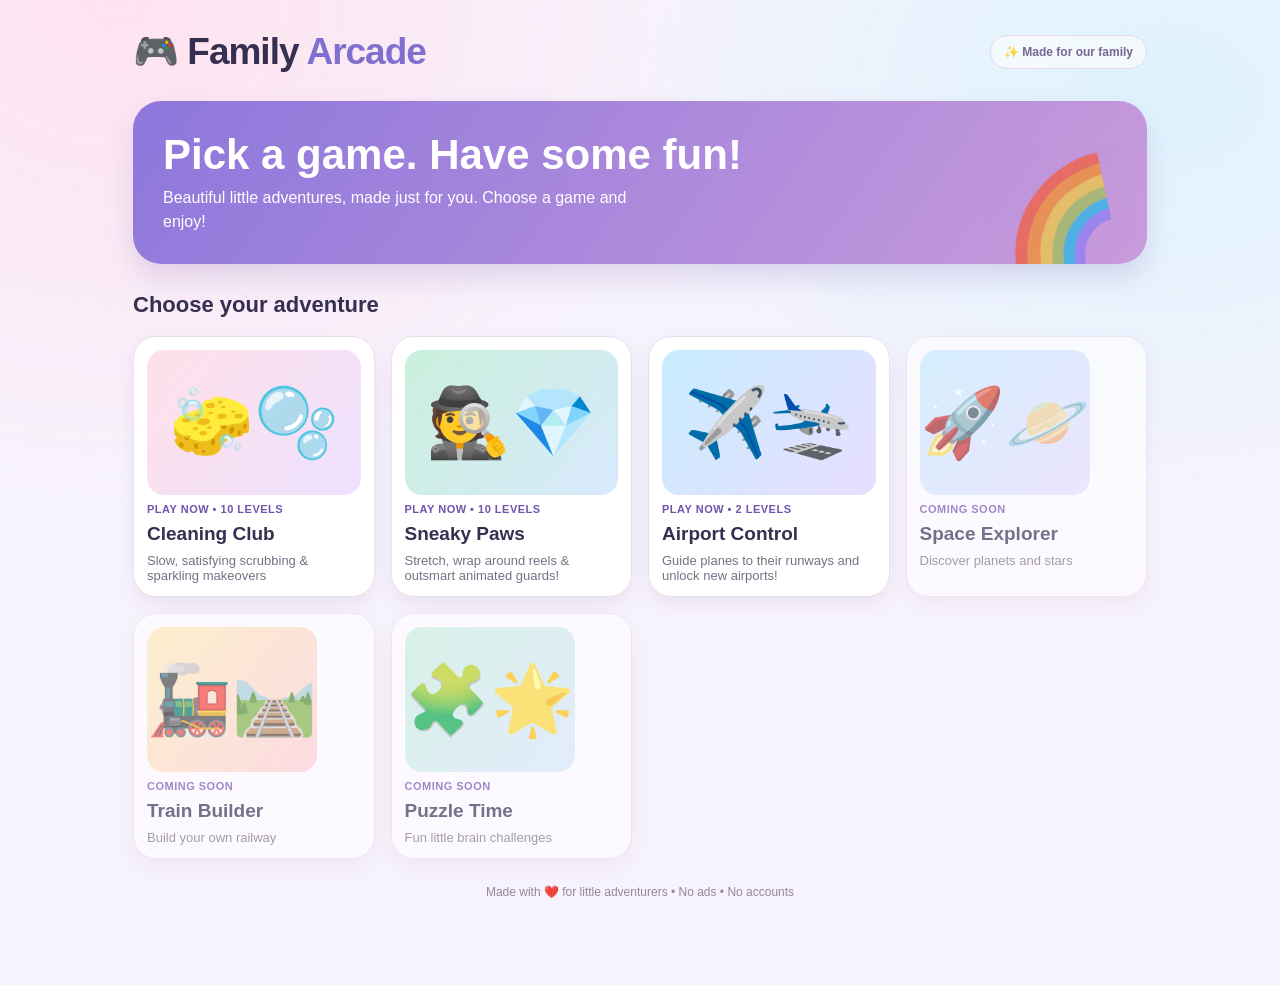
<file: index.html>
<!doctype html>
<html lang="en"><head><meta charset="utf-8"><meta name="viewport" content="width=device-width,initial-scale=1,viewport-fit=cover"><meta name="theme-color" content="#8272ce"><meta name="apple-mobile-web-app-capable" content="yes"><meta name="apple-mobile-web-app-status-bar-style" content="default"><title>Family Arcade</title>
<link rel="stylesheet" href="arcade.css"></head><body><main class="wrap">
<section id="home"><header><div class="logo">🎮 Family <span>Arcade</span></div><div class="pill">✨ Made for our family</div></header><div class="hero"><h1>Pick a game. Have some fun!</h1><p>Beautiful little adventures, made just for you. Choose a game and enjoy!</p><div class="symbol">🌈</div></div><h2>Choose your adventure</h2><div class="grid">
<a class="tile" id="launchCleaning" href="games/cleaning-club/"><div class="art pink">🧽🫧</div><span class="tag">Play now • 10 levels</span><strong>Cleaning Club</strong><small>Slow, satisfying scrubbing & sparkling makeovers</small></a>
<a class="tile" id="launchSneaky" href="games/sneaky-paws/"><div class="art mint">🕵️💎</div><span class="tag">Play now • 10 levels</span><strong>Sneaky Paws</strong><small>Stretch, wrap around reels & outsmart animated guards!</small></a>
<a class="tile" id="launchAirport" href="games/airport-control/"><div class="art blue">✈️🛬</div><span class="tag">Play now • 2 levels</span><strong>Airport Control</strong><small>Guide planes to their runways and unlock new airports!</small></a>
<button class="tile" disabled><div class="art blue">🚀🪐</div><span class="tag">Coming soon</span><strong>Space Explorer</strong><small>Discover planets and stars</small></button>
<button class="tile" disabled><div class="art yellow">🚂🛤️</div><span class="tag">Coming soon</span><strong>Train Builder</strong><small>Build your own railway</small></button>
<button class="tile" disabled><div class="art mint">🧩🌟</div><span class="tag">Coming soon</span><strong>Puzzle Time</strong><small>Fun little brain challenges</small></button>
</div><p class="footer">Made with ❤️ for little adventurers • No ads • No accounts</p></section>
</main></body></html>
</file>
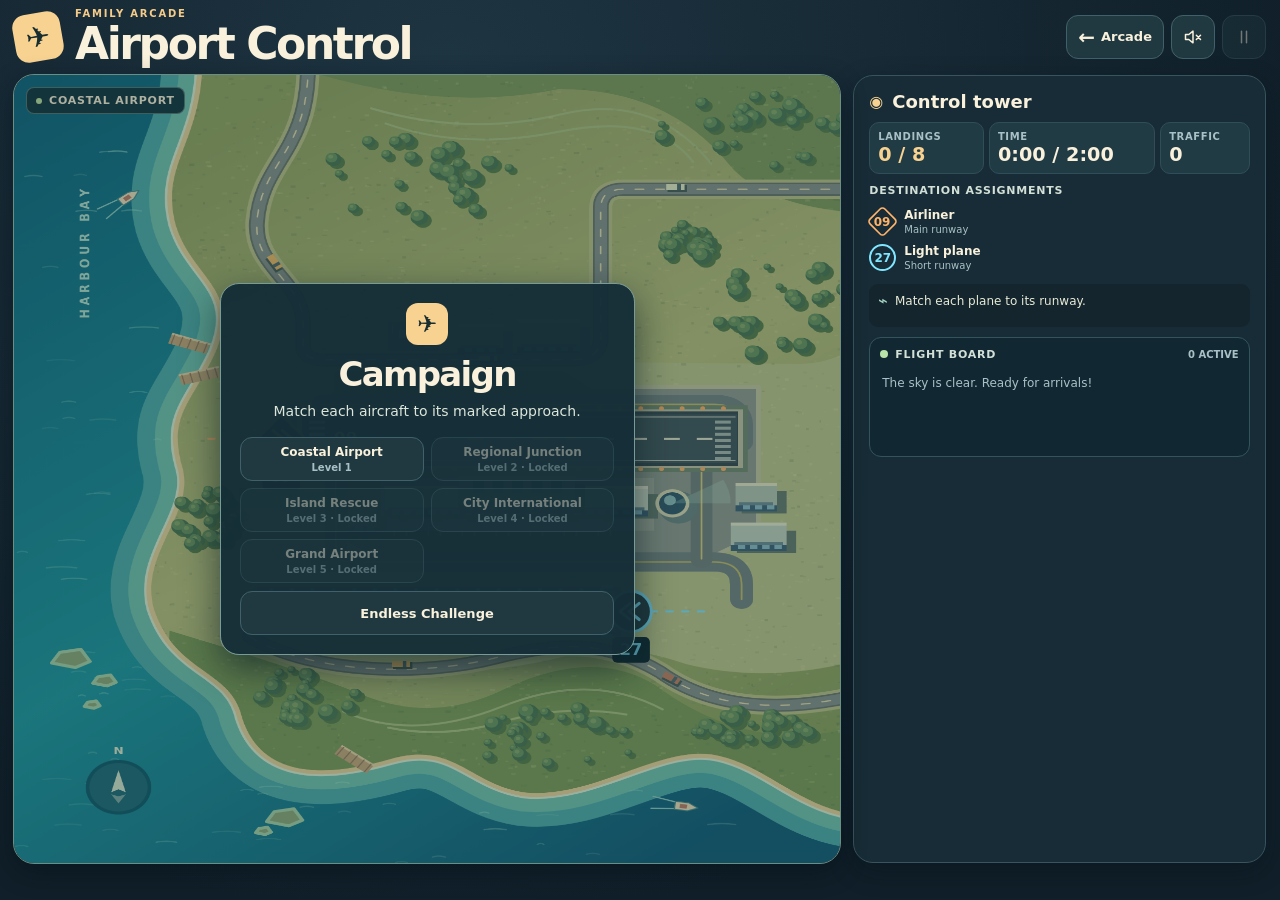
<file: games/airport-control/index.html>
<!doctype html>
<html lang="en">
<head>
  <meta charset="utf-8">
  <meta name="viewport" content="width=device-width, initial-scale=1, viewport-fit=cover">
  <meta name="theme-color" content="#101f29">
  <meta name="description" content="Draw routes and bring aircraft safely home at Coastal Airport.">
  <title>Airport Control · Family Arcade</title>
  <link rel="stylesheet" href="./game.css">
  <script type="module" src="./game.js"></script>
</head>
<body>
  <header class="mast">
    <div class="brand">
      <span class="brand-icon" aria-hidden="true">✈︎</span>
      <div><div class="eyebrow">Family Arcade</div><h1>Airport Control</h1></div>
    </div>
    <div class="controls">
      <a class="arcade-back" href="../../" aria-label="Return to Family Arcade"><span aria-hidden="true">←</span><span class="arcade-back-label">Arcade</span></a>
      <button id="sound" type="button" aria-pressed="false" aria-label="Sound off">
        <svg viewBox="0 0 24 24" aria-hidden="true"><path d="M3 9h4l5-4v14l-5-4H3z"/><path class="audio-off" d="m16 10 5 5m0-5-5 5"/><path class="audio-on" d="M16 9a4 4 0 0 1 0 6m2-8a7 7 0 0 1 0 10"/></svg>
      </button>
      <button id="pause" type="button" aria-label="Pause" disabled>
        <svg viewBox="0 0 24 24" aria-hidden="true"><path d="M9 5v14m6-14v14"/></svg>
      </button>
    </div>
  </header>
  <main class="console">
    <section class="scope" aria-label="Coastal Airport airspace">
      <canvas id="airspace" width="680" height="780" aria-label="Airport map. Drag an aircraft to its matching approach.">
        Your browser needs canvas support to display the airspace.
      </canvas>
      <div class="map-title" id="map-title" aria-hidden="true">
        <span class="map-light"></span><span id="map-status">Coastal Airport</span>
      </div>
      <div class="overlay" id="overlay">
        <div class="panel" role="dialog" aria-labelledby="panel-title" aria-describedby="panel-message">
          <span class="panel-icon" id="panel-icon" aria-hidden="true">✈︎</span>
          <h2 id="panel-title">Level 1</h2>
          <p id="panel-message"></p>
          <div class="results" id="results" hidden>
            <div><span>Landings</span><strong id="result-score">0</strong></div>
            <div><span id="result-detail-label">Time</span><strong id="result-detail">0:00</strong></div>
          </div>
          <div class="level-list" id="level-list" aria-label="Campaign airports" hidden></div>
          <div class="panel-actions">
            <button class="primary" id="action" type="button">Start Level 1</button>
            <button id="alternate" type="button">Endless Challenge</button>
            <button id="menu" type="button" hidden>Menu</button>
            <button id="next-airport" type="button" hidden></button>
          </div>
        </div>
      </div>
    </section>
    <aside class="tower" aria-label="Tower instruments">
      <div class="tower-head"><span class="station-icon" aria-hidden="true">◉</span><h2>Control tower</h2></div>
      <div class="instruments" id="instruments">
        <div class="instrument score"><span>Landings</span><strong id="score">0</strong></div>
        <div class="instrument"><span>Time</span><strong id="shift-time">0:00</strong></div>
        <div class="instrument" hidden><span>Best</span><strong id="best">0</strong></div>
        <div class="instrument traffic"><span>Traffic</span><strong id="traffic">0</strong></div>
      </div>
      <div class="tower-details">
        <div class="tower-guidance">
          <div class="runways" id="assignments" aria-label="Destination assignments"></div>
          <div class="radio">
            <span class="radio-icon" aria-hidden="true">⌁</span>
            <p id="radio" aria-live="polite">Match each plane to its runway.</p>
          </div>
        </div>
        <section class="flight-board" aria-label="Aircraft currently in the air">
          <div class="board-heading"><span class="board-indicator" aria-hidden="true"></span><h3>Flight board</h3><span id="board-count" class="board-count">0 ACTIVE</span></div>
          <div id="flight-list" class="flight-list" aria-live="off">
            <p class="board-empty">The sky is clear. Ready for arrivals!</p>
          </div>
          <div class="board-footer">Match the aircraft colour and code to its runway or helipad.</div>
        </section>
      </div>
    </aside>
  </main>
</body>
</html>
</file>
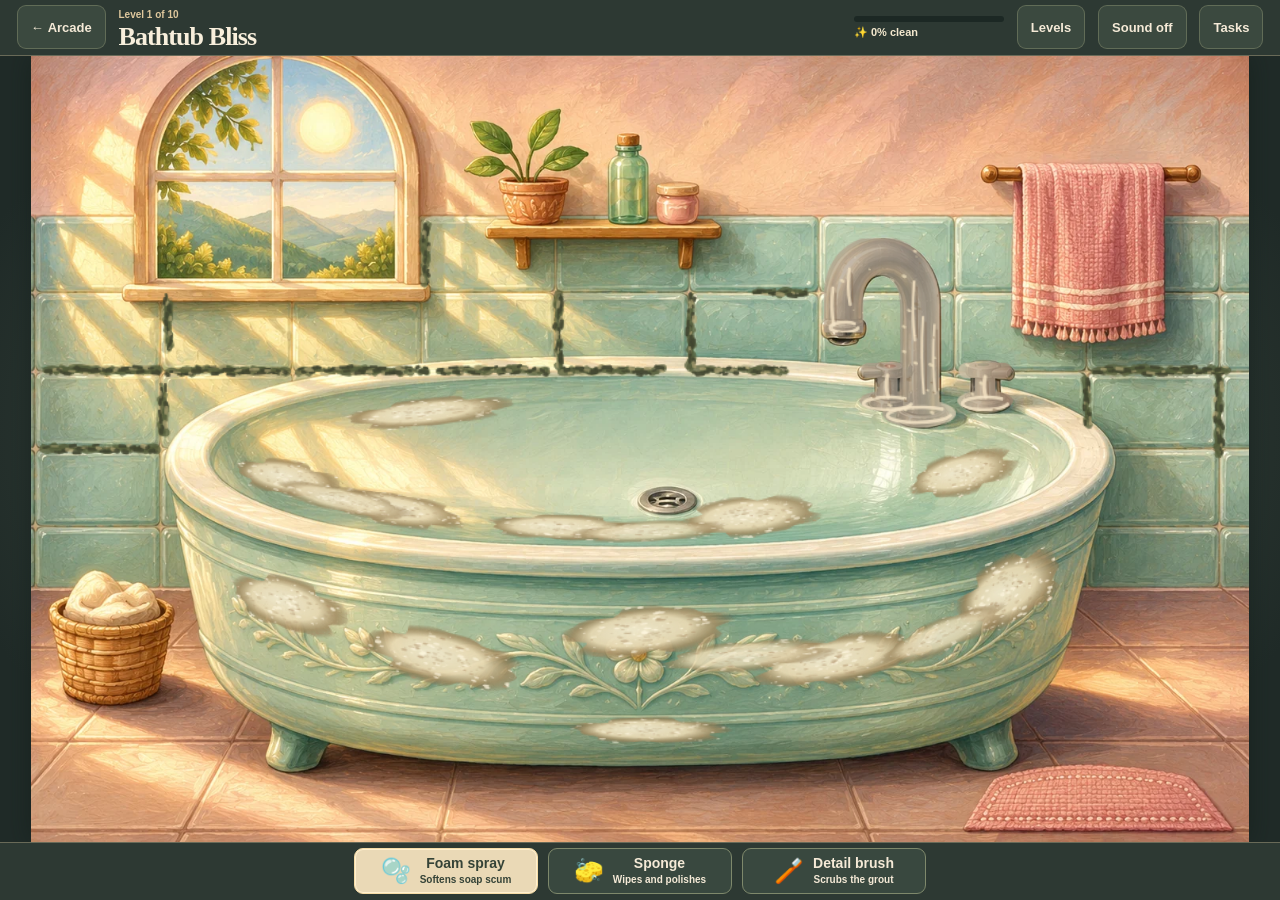
<file: games/cleaning-club/index.html>
<!doctype html>
<html lang="en">
<head>
  <meta charset="utf-8">
  <meta name="viewport" content="width=device-width,initial-scale=1,viewport-fit=cover">
  <meta name="theme-color" content="#242c2a">
  <meta name="apple-mobile-web-app-capable" content="yes">
  <meta name="apple-mobile-web-app-status-bar-style" content="black-translucent">
  <meta name="apple-mobile-web-app-title" content="Cleaning Club">
  <link rel="manifest" href="game.webmanifest">
  <link rel="apple-touch-icon" href="assets/app-icon-180.png">
  <title>Cleaning Club | Family Arcade</title>
  <link rel="stylesheet" href="../../arcade.css">
  <link rel="stylesheet" href="game.css">
  <link rel="preload" as="image" type="image/webp" href="assets/scenes/bath.webp">
  <link rel="preload" as="image" href="assets/tools/spray.svg">
  <link rel="preload" as="image" href="assets/tools/sponge.svg">
  <link rel="preload" as="image" href="assets/tools/brush.svg">
  <script defer src="audio.js"></script>
  <script defer src="foley.js"></script>
  <script defer src="cleaning-effects.js"></script>
  <script defer src="cleaning.js"></script>
  <script defer src="bathtub.js"></script>
  <script defer src="levels/surfaces.js"></script>
  <script defer src="levels/vanity.js"></script>
  <script defer src="levels/bedroom.js"></script>
  <script defer src="levels/playroom.js"></script>
  <script defer src="levels/workrooms.js"></script>
  <script defer src="levels/finale.js"></script>
  <script defer src="game.js"></script>
</head>
<body>
<main id="game">
  <header class="game-bar">
    <a class="control back" href="../../" aria-label="Back to Family Arcade">← <span>Arcade</span></a>
    <div class="level-heading">
      <span id="levelTag" class="level-tag">Level 1 of 10</span>
      <h1 id="levelTitle">Bathtub Bliss</h1>
    </div>
    <div class="stats">
      <div role="progressbar" aria-label="Cleanliness" aria-valuemin="0" aria-valuemax="100" aria-valuenow="0" id="meter"><div id="fill"></div></div>
      <span id="progressLabel">✨ 0% clean</span>
    </div>
    <details class="menu" id="levelMenu">
      <summary class="control">Levels</summary>
      <nav class="menu-panel" aria-label="Levels">
        <p class="collection-summary" id="collectionSummary"></p>
        <div class="level-list" id="levelList"></div>
      </nav>
    </details>
    <button class="control" id="sound" aria-pressed="false">Sound off</button>
    <details class="menu" id="taskMenu">
      <summary class="control">Tasks</summary>
      <section class="menu-panel task-panel" aria-label="Tasks and settings">
        <p id="levelDescription">Soften the soap scum, brush the grout and polish the taps.</p>
        <p class="tip" id="tip" role="status"></p>
        <ul class="tasks" id="tasks" aria-label="Cleaning tasks"></ul>
        <div class="task-footer">
          <label class="volume">Volume <input id="volume" type="range" min="0" max="100" value="24"></label>
          <span id="timeLabel">⏱ 0:00</span>
        </div>
      </section>
    </details>
  </header>
  <p id="audioWarning" class="tip audio-warning hidden" role="status"></p>
  <div class="stage">
    <div class="scene" id="scene">
      <img id="scenePainting" alt="" aria-hidden="true" class="hidden" draggable="false" decoding="async" fetchpriority="high">
      <svg id="sceneArt" viewBox="0 0 960 620" preserveAspectRatio="xMidYMid meet" role="img" aria-label="Illustrated cleaning scene"></svg>
      <canvas id="dirtCanvas" width="960" height="620" aria-label="Drag a finger to clean the dirty areas"></canvas>
      <canvas id="beforeCanvas" class="hidden" width="1" height="1" aria-hidden="true"></canvas>
      <canvas id="fxCanvas" width="960" height="620" aria-hidden="true"></canvas>
      <span id="dirtHint" class="dirt-hint hidden" aria-hidden="true"></span>
      <span class="active-tool hidden" id="activeTool" aria-hidden="true"></span>
      <span class="cursor hidden" id="cursor" aria-hidden="true">🧽</span>
      <div class="finish hidden" id="finish">
        <span class="completion-seal" aria-hidden="true">✦</span>
        <h2 id="finishTitle">So satisfying!</h2>
        <p id="finishMessage">Everything is sparkling clean.</p>
        <div class="finish-actions">
          <button class="secondary" id="openComparison">Before &amp; after</button>
          <button class="primary" id="next">Next makeover →</button>
          <button class="secondary" id="again">Clean this scene again</button>
        </div>
      </div>
      <div class="compare-divider hidden" id="compareDivider" aria-hidden="true"></div>
      <div class="comparison-panel hidden" id="comparisonPanel">
        <label for="compareRange">Before</label>
        <input id="compareRange" type="range" min="0" max="100" value="50" aria-label="How much of the before scene to show">
        <span>After</span>
        <button class="secondary" id="closeComparison">Done</button>
      </div>
    </div>
  </div>
  <div class="tools" aria-label="Cleaning tools">
    <button class="tool" data-tool="spray" aria-pressed="false"><span class="emoji" aria-hidden="true">🫧</span><span>Foam spray<small>Softens soap scum</small></span></button>
    <button class="tool" data-tool="sponge" aria-pressed="false"><span class="emoji" aria-hidden="true">🧽</span><span>Sponge<small>Wipes and polishes</small></span></button>
    <button class="tool" data-tool="brush" aria-pressed="false"><span class="emoji" aria-hidden="true">🪥</span><span>Detail brush<small>Scrubs the grout</small></span></button>
  </div>
</main>
</body>
</html>
</file>
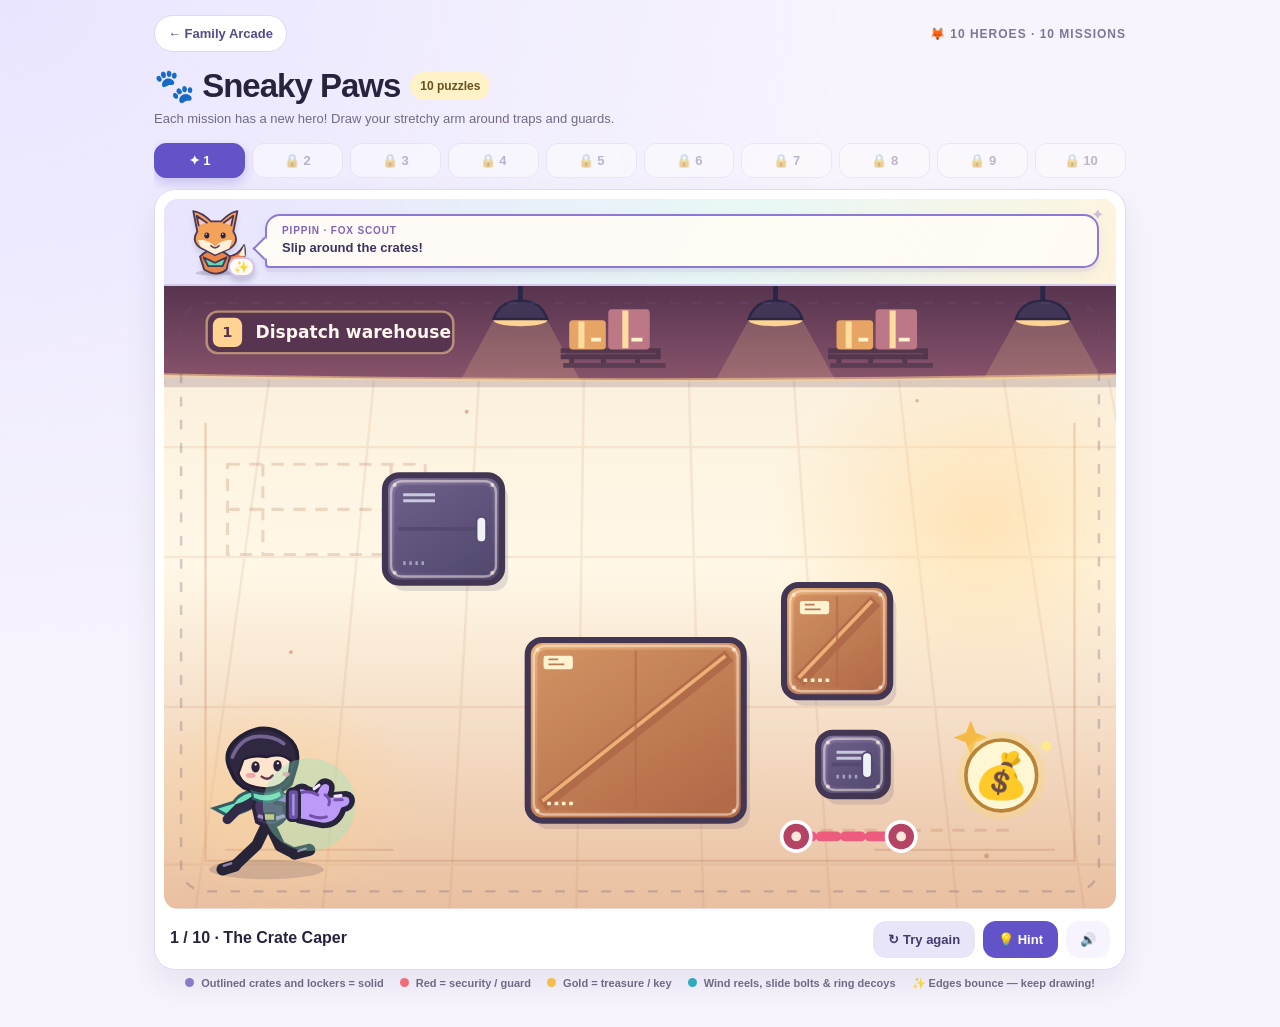
<file: games/sneaky-paws/index.html>
<!doctype html>
<html lang="en">
<head>
<meta charset="utf-8"><meta name="viewport" content="width=device-width,initial-scale=1,viewport-fit=cover">
<meta name="theme-color" content="#201b3b"><meta name="apple-mobile-web-app-capable" content="yes">
<title>Sneaky Paws • Family Arcade</title>
<style>
:root{font-family:ui-rounded,-apple-system,BlinkMacSystemFont,"Segoe UI",sans-serif;color:#29223e;background:#f7f4fd;-webkit-tap-highlight-color:transparent}
*{box-sizing:border-box}body{margin:0;min-height:100vh;background:radial-gradient(ellipse at top left,#e9e5ff,transparent 48%),#f7f4fd}
button,a{font:inherit}button{cursor:pointer;touch-action:manipulation}button:focus-visible,a:focus-visible{outline:3px solid #7260ed;outline-offset:3px}
.shell{max-width:1000px;margin:auto;padding:15px 14px 30px}.top{display:flex;align-items:center;justify-content:space-between;gap:12px;margin-bottom:14px}
.back{font-size:13px;text-decoration:none;color:#554b88;font-weight:800;background:white;border:1px solid #ded8f2;border-radius:99px;padding:10px 13px}
.brand{font-size:12px;color:#817596;font-weight:900;letter-spacing:1px;text-transform:uppercase}.heading{display:flex;align-items:center;gap:10px}.heading h1{margin:0;font-size:clamp(22px,4vw,33px);letter-spacing:-1px}.badge{padding:7px 10px;background:#fff2c9;border-radius:99px;color:#665219;font-size:12px;font-weight:900;white-space:nowrap}
.intro{display:flex;justify-content:space-between;align-items:end;gap:12px;margin-bottom:12px}.intro p{margin:5px 0 0;color:#746984;font-size:13px;line-height:1.4}
.levels{display:flex;align-items:center;gap:7px;overflow-x:auto;padding:3px 0 11px;scrollbar-width:thin}
.level{flex:1;min-width:51px;border:1px solid #ddd5ed;background:white;color:#756b92;border-radius:12px;padding:9px 7px;font-size:13px;font-weight:900;display:flex;align-items:center;justify-content:center;gap:5px}
.level.active{background:#6254c8;border-color:#6254c8;color:white;box-shadow:0 5px 12px #6254c844}.level:disabled{opacity:.45;cursor:not-allowed}
.play{background:#fff;border:1px solid #e0daf0;border-radius:21px;padding:9px;box-shadow:0 15px 32px #39315b16;overflow:hidden}
.board{position:relative;border-radius:14px;overflow:hidden;background:#edf0ff;touch-action:none;-webkit-user-select:none;user-select:none}.board svg{display:block;width:100%;height:auto;touch-action:none;user-select:none;-webkit-user-select:none;cursor:crosshair}
#armGroup{pointer-events:none;filter:drop-shadow(0 5px 3px #25214335)}
#armShadow,#armOutline,#arm,#armHighlight{fill:none;stroke-linecap:round;stroke-linejoin:round;pointer-events:none}
#armShadow{stroke:#292143;stroke-width:32;opacity:.17}
#armOutline{stroke:#27233e;stroke-width:29}
#arm{stroke:url(#armGradient);stroke-width:22}
#armHighlight{stroke:#f3eaff;stroke-width:5;opacity:.78;stroke-dasharray:1 0}
#handGroup,.guide,#effects,#glow,#roomDecor{pointer-events:none}
#glow{animation:glowPulse 1.9s ease-in-out infinite;transform-box:fill-box;transform-origin:center}
@keyframes glowPulse{50%{opacity:.48;transform:scale(1.13)}}
#cameraCone{mix-blend-mode:multiply;pointer-events:none}
#borderFrame{pointer-events:none}
#armGroup.edge-bump{animation:elasticBump .26s ease-out}
@keyframes elasticBump{0%,100%{opacity:1}40%{opacity:.8}65%{opacity:1}}
.edge-ripple{transform-box:fill-box;transform-origin:center;animation:rippleOut .55s ease-out forwards}
@keyframes rippleOut{0%{opacity:.85;transform:scale(.45)}100%{opacity:0;transform:scale(2.3)}}
.edge-label{animation:floatPop .65s ease-out forwards}
@keyframes floatPop{0%{opacity:0;transform:translateY(7px)}30%{opacity:1}100%{opacity:0;transform:translateY(-16px)}}
.guard-body{animation:guardBreathe 2.2s ease-in-out infinite;transform-box:fill-box;transform-origin:center bottom}
@keyframes guardBreathe{50%{transform:scale(1.035,.97)}}
.guard-z{animation:sleepZ 2.2s ease-in-out infinite}
@keyframes sleepZ{0%,100%{opacity:.2;transform:translateY(4px)}55%{opacity:1;transform:translateY(-5px)}}
.guard-unit.alerted .guard-body{animation:guardStartle .28s ease-out forwards}
@keyframes guardStartle{50%{transform:scale(1.16,.9)}100%{transform:scale(1.06,1.06)}}
.guard-unit.alerted .alert-sign{opacity:1}
@media(prefers-reduced-motion:reduce){#glow,.guard-body,.guard-z,.edge-ripple,.edge-label,#armGroup.edge-bump{animation:none}}
#board.alarm{animation:blink .4s ease-in-out 2}@keyframes blink{50%{filter:sepia(.8) hue-rotate(315deg) saturate(2)}}
/* In-scene instructions and animated guard awareness */
.speech{position:absolute;z-index:7;left:3%;top:14%;max-width:42%;min-width:160px;display:flex;align-items:flex-start;gap:9px;padding:10px 13px;background:#fffcf6f2;border:2px solid #8d78d3;border-radius:18px 18px 18px 4px;box-shadow:0 7px 0 #b5a5dd45,0 13px 20px #423d6525;color:#3d335e;pointer-events:none;transform-origin:20px bottom;animation:bubblePop .35s ease-out}
.speech:after{content:"";position:absolute;left:13px;bottom:-13px;width:17px;height:17px;background:#fffcf6;border-left:2px solid #8d78d3;border-bottom:2px solid #8d78d3;transform:skewY(-31deg) rotate(-18deg)}
.speech .avatar{font-size:23px;line-height:1.25}.speech .words{display:flex;flex-direction:column;gap:4px}.speech b{font-size:9px;letter-spacing:1.2px;color:#8063b7}.speech span.message{font-size:12px;font-weight:850;line-height:1.3}
.speech.tip{border-color:#f2c264;background:#fff6d8f5}.speech.tip:after{background:#fff6d8;border-color:#f2c264}.speech.tip b{color:#ad7b19}
@keyframes bubblePop{from{opacity:0;transform:scale(.83) translateY(7px)}to{opacity:1;transform:scale(1)}}
.watch-cone{fill:#efbd56;opacity:.22;stroke:#e6a348;stroke-width:1.4;pointer-events:none}.guard-unit.suspicious .watch-cone{fill:#f58d5b;opacity:.31}.guard-unit.distracted .watch-cone{fill:#59b8d8;opacity:.09}
.guard-thought{opacity:0;transition:opacity .15s}.guard-unit.suspicious .guard-thought,.guard-unit.distracted .guard-thought,.guard-unit.alerted .guard-thought{opacity:1}.guard-unit.alerted .guard-thought text{fill:#bb303f}
.guard-meter{opacity:0;transition:opacity .16s}.guard-unit.suspicious .guard-meter{opacity:1}.guard-unit.alerted .guard-meter{opacity:1}
.slide-handle{transition:filter .15s}.slide-unit.gripping .slide-handle{filter:drop-shadow(0 0 8px #47d9e0)}.slide-unit.finished .slide-handle{filter:drop-shadow(0 0 8px #54c99d)}
.decoy-unit.playing .decoy-halo{animation:decoyPulse .62s ease-in-out infinite alternate}.decoy-note{animation:noteFloat .9s ease-out forwards}
@keyframes decoyPulse{to{opacity:.7;transform:scale(1.12)}}@keyframes noteFloat{to{opacity:0;transform:translateY(-24px)}}
@media(prefers-reduced-motion:reduce){.speech,.decoy-unit.playing .decoy-halo,.decoy-note{animation:none}}
.hud{display:flex;align-items:center;justify-content:space-between;gap:12px;padding:12px 6px 2px;flex-wrap:wrap}.story h2{font-size:16px;margin:0 0 2px}.story p{display:none}.right{display:flex;gap:8px}
.btn{border:0;padding:11px 15px;border-radius:13px;font-size:13px;font-weight:900;background:#e9e5f8;color:#443a70}.btn.sound{padding:11px 12px;min-width:44px;background:#f7f4ff}.btn.primary{background:#6254c8;color:#fff}.btn:disabled{opacity:.46;cursor:default}
.notice{min-height:42px;display:flex;align-items:center;justify-content:space-between;gap:12px;padding:8px 4px;font-size:13px;font-weight:800;color:#574c80}.notice{position:absolute!important;width:1px!important;height:1px!important;overflow:hidden!important;clip:rect(0 0 0 0)!important;clip-path:inset(50%)!important;white-space:nowrap!important;padding:0!important;margin:-1px!important;border:0!important}
.notice.fail{color:#c84a53}.notice.win{color:#228b68}.notice.edge{color:#7a5cc7}.board-tip{display:none}
.legend{display:flex;flex-wrap:wrap;gap:8px 16px;justify-content:center;padding:7px;color:#716887;font-size:11px;font-weight:800}.dot{display:inline-block;width:9px;height:9px;border-radius:50%;margin-right:4px}.dot.purple{background:#8c7ac8}.dot.red{background:#f26b7b}.dot.yellow{background:#f5bc4a}.dot.cyan{background:#31aabb}
.winpanel{display:none;align-items:center;justify-content:space-between;gap:10px;border:1px solid #c7e7dc;background:#eefff8;padding:12px;border-radius:14px;margin:9px 2px 2px}.winpanel.show{display:flex}.winpanel b{color:#247e61;font-size:15px}.winpanel p{margin:3px 0 0;color:#65877b;font-size:12px}.btn.next{display:none}.btn.next.available{display:inline-flex;align-items:center;justify-content:center}
@media(max-width:520px){.shell{padding:11px 7px 18px}.brand{font-size:10px}.intro{align-items:start}.heading h1{font-size:23px}.badge{font-size:10px}.play{padding:5px;border-radius:15px}.hud{padding:11px 5px 2px}.right{width:100%}.btn{flex:1;padding:12px 8px}.btn.sound{flex:0 0 44px;padding:12px 8px}.board-tip{top:9px;right:9px;font-size:9px;padding:5px 8px}.winpanel{flex-wrap:wrap}.speech{top:10%;left:2%;max-width:53%;min-width:0;padding:7px 9px;gap:5px;border-radius:13px 13px 13px 4px}.speech .avatar{font-size:17px}.speech b{font-size:8px}.speech span.message{font-size:10px}.right{gap:6px}.btn{font-size:11px}.legend{font-size:10px}}
@media(prefers-reduced-motion:reduce){#board.alarm{animation:none}}
/* Animated characters, security reels and tactile puzzle feedback */
.spool-core{animation:reelIdle 6s linear infinite;transform-box:fill-box;transform-origin:center}
.spool-unit.finished .spool-core{animation:reelWin .55s ease-out}
.spool-unit .spool-halo{animation:glowPulse 2.3s ease-in-out infinite;transform-box:fill-box;transform-origin:center}
.spool-unit.finished .spool-halo{animation:none;opacity:.7}
.spool-unit .spool-ring{transition:stroke .22s,opacity .22s}
.spool-unit.gripping .spool-groove{stroke:#77f2d2;stroke-width:5;opacity:1;filter:drop-shadow(0 0 5px #37b6b3)}
.spool-unit.gripping .spool-halo{opacity:.25;fill:#63dbc4}
.spool-unit.gripping .spool-core{animation-duration:2s}
.treasure-spark{animation:treasureTwinkle 1.65s ease-in-out infinite;transform-box:fill-box;transform-origin:center}
@keyframes treasureTwinkle{0%,100%{opacity:.34;transform:scale(.72)}50%{opacity:1;transform:scale(1.17)}}
.security-blink{animation:securityBlink 1.9s ease-in-out infinite}
@keyframes securityBlink{50%{opacity:.24}}
.dust-speck{animation:driftDust 4s ease-in-out infinite alternate}
@keyframes driftDust{to{transform:translate(8px,-9px);opacity:.4}}
#board.success{animation:successFlash .35s ease-out}
@keyframes successFlash{50%{filter:brightness(1.1)}}
.spool-unit.finished .spool-ring{stroke:#45c98d}
@keyframes reelIdle{to{transform:rotate(360deg)}}
@keyframes reelWin{50%{transform:scale(1.28) rotate(24deg)}100%{transform:scale(1)}}
.guard-unit.sleeping .guard-z{animation-duration:2s}
.watch-turn{animation:watchTurn 2.8s ease-in-out infinite;transform-box:fill-box;transform-origin:center}
@keyframes watchTurn{50%{transform:rotate(-13deg)}}
.museum-cat .tail{animation:tailWag 1.4s ease-in-out infinite alternate;transform-box:fill-box;transform-origin:left center}
@keyframes tailWag{to{transform:rotate(19deg)}}
@media(prefers-reduced-motion:reduce){.spool-core,.spool-halo,.guard-boot,.watch-turn,.museum-cat .tail,.treasure-spark,.security-blink,.dust-speck{animation:none!important}}

/* The story dock is INSIDE the board but OUTSIDE the SVG's touch and arm area. */
.story-dock{position:relative;z-index:2;display:flex;align-items:center;gap:12px;min-height:86px;padding:6px 17px 7px 13px;background:linear-gradient(115deg,#e9e3ff,#e8f8f6 60%,#fff4dd);border-bottom:2px solid #d4c8eb;pointer-events:none}
.story-dock .speech{position:relative;inset:auto;flex:1;max-width:none;min-width:0;min-height:53px;width:auto;margin:0;display:flex;align-items:center;padding:9px 15px;gap:0;box-shadow:0 4px 0 #b5a5dd2e,0 6px 13px #43346312;border-radius:15px 15px 15px 4px;animation:bubblePop .24s ease-out;transform-origin:left bottom}
.story-dock .speech:after{left:-11px;top:24px;bottom:auto;width:15px;height:15px;transform:rotate(45deg);border-left:2px solid #8d78d3;border-bottom:2px solid #8d78d3}
.story-dock .speech.tip:after{border-color:#f2c264}
.story-dock .speech .words{gap:3px;max-width:100%}
.story-dock .speech b{font-size:10px;letter-spacing:.85px}
.story-dock .speech span.message{font-size:13px;line-height:1.35;overflow-wrap:anywhere}
.character-portrait{width:76px;height:72px;flex:0 0 76px;display:flex;align-items:center;justify-content:center;filter:drop-shadow(0 5px 2px #352c4b20)}
.character-portrait svg{width:72px;height:72px;overflow:visible}
.character-portrait .character-bob{animation:characterBob 2.3s ease-in-out infinite;transform-origin:50px 95px}
.character-portrait .character-tail{animation:characterTail 1.7s ease-in-out infinite alternate;transform-box:fill-box;transform-origin:85% 90%}
.character-portrait .character-eye{animation:characterBlink 5.6s steps(1,end) infinite;transform-origin:center;transform-box:fill-box}
.dock-star{position:absolute;right:12px;top:6px;font-size:16px;color:#b3a1cf;opacity:.65}
@keyframes characterBob{50%{transform:translateY(-4px)}}
@keyframes characterTail{to{transform:rotate(12deg)}}
@keyframes characterBlink{0%,95%,100%{transform:scaleY(1)}96%,98%{transform:scaleY(.13)}}
@media(max-width:520px){.story-dock{gap:5px;padding:5px 9px 6px;min-height:64px}.character-portrait{width:54px;height:58px;flex-basis:54px}.character-portrait svg{width:54px;height:58px}.story-dock .speech{left:auto;top:auto;max-width:none;min-width:0;padding:6px 10px;gap:0;min-height:45px;border-radius:12px 12px 12px 4px}.story-dock .speech:after{left:-9px;top:17px;width:12px;height:12px}.story-dock .speech b{font-size:8px}.story-dock .speech span.message{font-size:10px;line-height:1.35}.dock-star{display:none}}
@media(prefers-reduced-motion:reduce){.character-portrait .character-bob,.character-portrait .character-tail,.character-portrait .character-eye{animation:none!important}}


/* The guides are companions in the dock, never costumes on top of the thief. */
.character-portrait{position:relative}
.character-portrait .reaction{position:absolute;right:-5px;top:-6px;background:#fffaf2;border:2px solid #d2c2e8;border-radius:999px;padding:1px 4px;font-size:19px;box-shadow:0 3px 7px #5a427a22;transition:transform .2s;pointer-events:none}
.character-portrait[data-mood="alert"] .reaction,.character-portrait[data-mood="oops"] .reaction{animation:reactionBounce .3s ease-in-out infinite alternate}
.character-portrait[data-mood="happy"] .character-bob{animation:characterCheer .36s ease-in-out infinite alternate}
.character-portrait[data-mood="oops"] .character-bob{animation:characterOops .3s ease-in-out 4 alternate}
@keyframes reactionBounce{to{transform:translateY(-5px) rotate(8deg)}}
@keyframes characterCheer{to{transform:translateY(-8px) rotate(6deg)}}
@keyframes characterOops{to{transform:rotate(-7deg)}}
.beam-unit.firing{filter:drop-shadow(0 0 5px #fa5477)}
.beam-unit.charging{animation:beamFlash .3s ease-in-out infinite alternate}
@keyframes beamFlash{to{opacity:.42}}
@media(prefers-reduced-motion:reduce){.character-portrait .reaction,.character-portrait[data-mood] .character-bob,.beam-unit.charging{animation:none!important}}
</style>
<link rel="stylesheet" href="./environments.css">
<link rel="stylesheet" href="./characters.css">
</head>
<body>
<main class="shell">
 <nav class="top"><a class="back" href="../../">← Family Arcade</a><span class="brand">🦊 10 heroes · 10 missions</span></nav>
 <div class="intro"><div><div class="heading"><h1>🐾 Sneaky Paws</h1><span class="badge">10 puzzles</span></div><p>Each mission has a new hero! Draw your stretchy arm around traps and guards.</p></div></div>
 <div class="levels" id="levels" aria-label="Choose unlocked level"></div>
 <section class="play" aria-label="Sneaky Paws puzzle">
  <div class="board" id="board">
   <div class="story-dock" aria-label="Mission character and hints">
    <div class="character-portrait" id="characterArt" role="img" aria-label="Mission character"><span class="reaction" id="characterReaction" aria-hidden="true">✨</span></div>
    <div class="speech" id="speech" role="status" aria-live="polite"><div class="words"><b id="bubbleSpeaker">YOUR GUIDE</b><span class="message" id="bubbleText">Draw from my glove!</span></div></div>
    <span class="dock-star" aria-hidden="true">✦</span>
   </div>
   <svg id="scene" viewBox="0 0 780 510" role="img" aria-label="Drag from the thief's glowing hand to the treasure, avoiding obstacles and red danger zones">
    <defs>
     <linearGradient id="armGradient" x1="0" y1="0" x2="0" y2="1"><stop stop-color="#efd7ff"/><stop offset=".5" stop-color="#b995fa"/><stop offset="1" stop-color="#8169db"/></linearGradient>
     <filter id="blur"><feGaussianBlur stdDeviation="6"/></filter>
    </defs>
    <g id="roomDecor" aria-hidden="true"></g>
    <rect x="14" y="14" width="752" height="482" rx="20" fill="none" stroke="#635477" opacity=".28" stroke-width="2" stroke-dasharray="8 11" id="borderFrame"/>
    <g id="scannerFX" class="guide"></g>
    <path id="cameraCone" fill="#ffc957" opacity=".27" stroke="#f0ae38" stroke-width="2"/><g id="static"></g><g id="actors" class="guide"></g>
    <g id="dynamic"><g id="armGroup"><path id="armShadow" d=""/><path id="armOutline" d=""/><path id="arm" d=""/><path id="armHighlight" d=""/></g><g id="stolen" class="guide"></g></g>
    <g id="thief" class="guide" aria-hidden="true"></g>
    <g id="handGroup" transform="translate(119 425)" aria-hidden="true"></g>
    <g id="targetGroup" class="guide"></g><g id="effects"></g>
   </svg>
  </div>
  <div class="hud"><div class="story"><h2 id="levelTitle">Level 1</h2></div><div class="right"><button id="reset" class="btn" type="button">↻ Try again</button><button id="next" class="btn primary next" type="button">Next mission →</button><button id="hint" class="btn primary" type="button">💡 Hint</button><button id="soundToggle" class="btn sound" type="button" aria-label="Mute sound" aria-pressed="false">🔊</button></div></div>
  <div class="notice" id="notice" role="status" aria-live="polite"><span id="noticeText">👆 Start on the glowing hand and drag to the treasure.</span><span id="attempts"></span></div>
  <div class="winpanel" id="winpanel"><div><b id="winTitle">✨ Treasure secured!</b><p id="winText">Your sneaky arm did it. Choose Next Mission above!</p></div></div>
 </section>
 <div class="legend"><span><i class="dot purple"></i> Outlined crates and lockers = solid</span><span><i class="dot red"></i> Red = security / guard</span><span><i class="dot yellow"></i> Gold = treasure / key</span><span><i class="dot cyan"></i> Wind reels, slide bolts &amp; ring decoys</span><span>✨ Edges bounce — keep drawing!</span></div>
</main>
<script type="module" src="./game.mjs"></script>
</body></html>
</file>
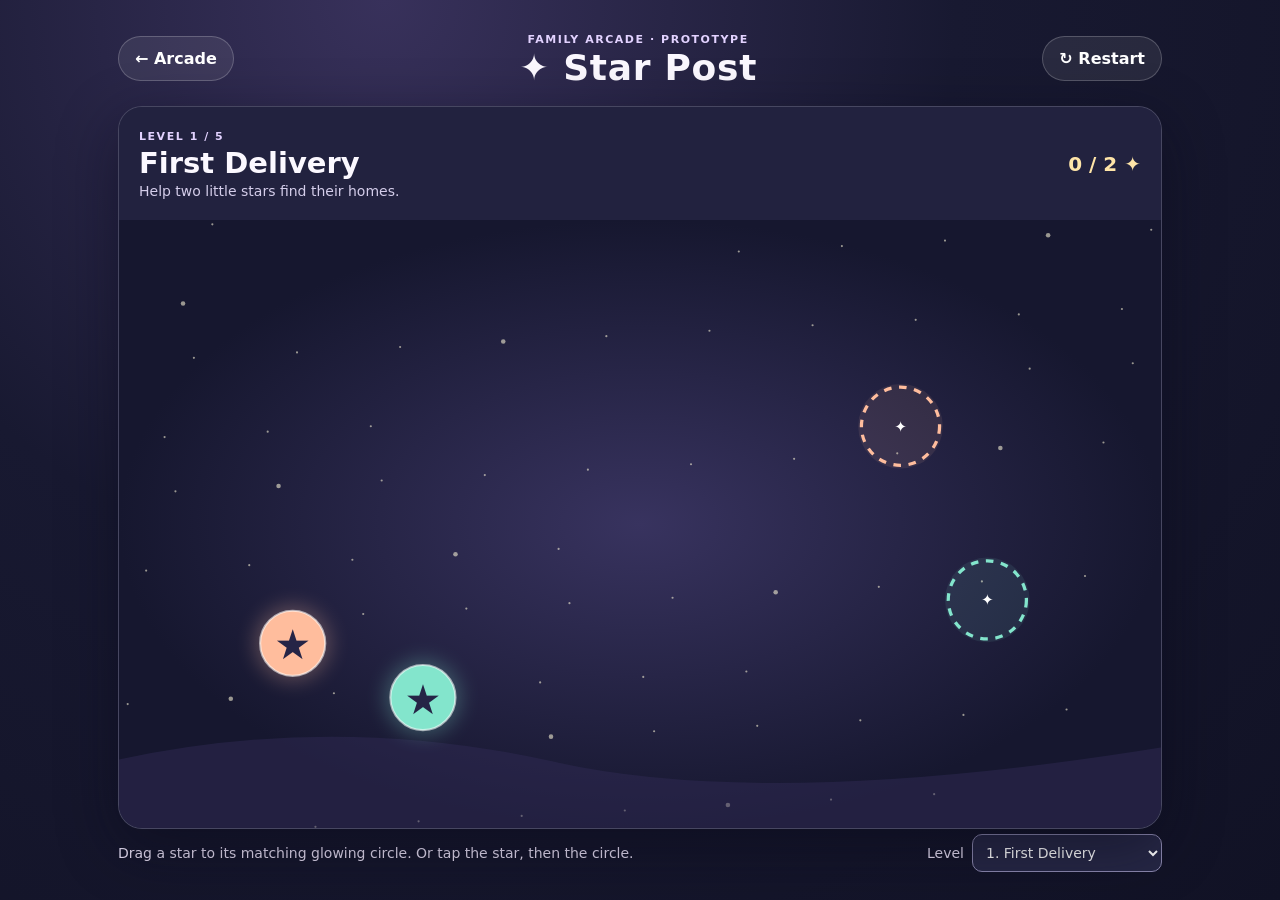
<file: games/star-post/index.html>
<!doctype html>
<html lang="en">
<head>
<meta charset="utf-8">
<meta name="viewport" content="width=device-width, initial-scale=1, viewport-fit=cover">
<meta name="theme-color" content="#181832">
<title>Star Post — Family Arcade Prototype</title>
<link rel="stylesheet" href="game.css">
<script type="module" src="game.js"></script>
</head>
<body>
<main class="shell">
<header class="bar">
  <a class="back" href="../../" aria-label="Return to Family Arcade">← Arcade</a>
  <div class="identity"><span class="eyebrow">FAMILY ARCADE · PROTOTYPE</span><h1>✦ Star Post</h1></div>
  <button id="restart" class="small" type="button">↻ Restart</button>
</header>
<section class="game" aria-labelledby="levelTitle">
  <div class="info"><div><span id="counter" class="eyebrow">Level 1 / 5</span><h2 id="levelTitle">First Delivery</h2><p id="subtitle"></p></div><div class="progress" id="progress" aria-live="polite"></div></div>
  <svg id="board" viewBox="0 0 960 560" role="group" aria-label="Move each coloured star into its matching glowing home; avoid clouds" preserveAspectRatio="xMidYMid meet">
    <defs>
      <radialGradient id="sky"><stop stop-color="#38335f"/><stop offset="1" stop-color="#16172f"/></radialGradient>
      <filter id="glow" x="-120%" y="-120%" width="340%" height="340%"><feGaussianBlur stdDeviation="9"/></filter>
    </defs>
    <rect width="960" height="560" fill="url(#sky)"/>
    <g id="background" aria-hidden="true"></g><g id="clouds" aria-hidden="true"></g>
    <g id="targets"></g><g id="stars"></g>
  </svg>
  <div id="finish" class="finish hidden" role="status">
    <div class="medal">✦</div><h2 id="finishTitle">Wonderful!</h2>
    <p id="finishMessage">All the stars are home.</p>
    <button id="next" class="next" type="button">Next delivery →</button>
  </div>
</section>
<footer class="foot">
  <p id="status" role="status">Drag a star to its matching glowing circle. You can also tap a star, then its home.</p>
  <div class="level-buttons"><label for="levelSelect">Level</label><select id="levelSelect" aria-label="Choose unlocked level"></select></div>
</footer>
</main>
</body>
</html>
</file>
<file: arcade.css>
:root{font-family:ui-rounded,-apple-system,BlinkMacSystemFont,"Segoe UI",sans-serif;color:#352f50;background:#f8f4fc;-webkit-tap-highlight-color:transparent}*{box-sizing:border-box}body{margin:0;min-height:100vh;background:radial-gradient(ellipse at 9% 0%,#ffe2ef 0,transparent 36%),radial-gradient(ellipse at 91% 10%,#def3fd 0,transparent 34%),#f7f3fd}button{font:inherit;cursor:pointer;touch-action:manipulation}button:focus-visible{outline:3px solid #6b60cb;outline-offset:3px}.wrap{max-width:1050px;margin:0 auto;padding:23px 18px 60px}.hidden{display:none!important}header,.topbar,.statusline,.stats{display:flex;justify-content:space-between;align-items:center;gap:12px}.logo{font-size:clamp(24px,5vw,37px);font-weight:900;letter-spacing:-1px}.logo span{color:#7f70cf}.pill{border:1px solid #e5d8ed;border-radius:99px;padding:9px 13px;background:#fff9;color:#786793;font-size:12px;font-weight:800}.hero{margin:28px 0;padding:30px;border-radius:28px;background:linear-gradient(125deg,#8d77dc,#c99bdb);color:#fff;position:relative;overflow:hidden;box-shadow:0 14px 28px #7660ae31}.hero h1{font-size:clamp(28px,6vw,42px);margin:0 0 7px;max-width:600px}.hero p{color:#fff;margin:0;max-width:500px;line-height:1.5}.hero .symbol{font-size:104px;position:absolute;right:23px;bottom:-17px;transform:rotate(-12deg);opacity:.6}h2{font-size:22px}.grid{display:grid;grid-template-columns:repeat(2,minmax(0,1fr));gap:16px}.tile{border:1px solid #ebdfed;border-radius:23px;background:#fff;text-align:left;padding:13px;display:flex;flex-direction:column;gap:8px;box-shadow:0 8px 18px #5f537a17}.tile:active:not(:disabled){transform:scale(.985)}.tile:disabled{opacity:.66}.art{height:135px;border-radius:17px;display:grid;place-items:center;font-size:68px}.pink{background:linear-gradient(130deg,#ffe0e9,#eee1ff)}.blue{background:linear-gradient(130deg,#c8edff,#e8deff)}.yellow{background:linear-gradient(130deg,#ffedb4,#ffd0d5)}.mint{background:linear-gradient(130deg,#c9f0dc,#d8e9fc)}.tag{font-weight:900;font-size:11px;color:#6f54ae;text-transform:uppercase;letter-spacing:.5px}.tile strong{font-size:19px}.tile small{font-size:13px;color:#796f84}.footer{margin:26px 0;font-size:12px;text-align:center;color:#92899b}
@media(min-width:760px){.grid{grid-template-columns:repeat(4,1fr)}.art{height:145px}.tile{min-height:245px}.wrap{padding-top:30px}}
@media(max-width:510px){.wrap{padding:14px 9px 42px}.hero{padding:24px 18px}.hero .symbol{font-size:70px;opacity:.35}}
.tile{text-decoration:none;color:inherit}
</file>
<file: games/airport-control/game.css>
:root {
  color-scheme: dark;
  font-family: system-ui, -apple-system, BlinkMacSystemFont, "Segoe UI", sans-serif;
  background: #101f29;
  color: #f9f1dc;
  --muted: #a9c1c6;
  --border: #38545c;
  --orange: #ffb36a;
  --blue: #80e6ff;
  --map-width: min(100%, 580px, calc((100svh - 122px) * 680 / 780));
  font-synthesis: none;
}

* { box-sizing: border-box; }
html.airport-playing, html.airport-playing body {
  overscroll-behavior: none;
  overflow: hidden;
}
[hidden] { display: none !important; }
body {
  margin: 0 auto;
  max-width: 1090px;
  padding: max(14px, env(safe-area-inset-top)) max(20px, env(safe-area-inset-right)) max(14px, env(safe-area-inset-bottom)) max(20px, env(safe-area-inset-left));
  background: radial-gradient(ellipse at 35% 10%, #1e3542 0%, #101f29 73%);
  min-height: 100svh;
}
button {
  color: inherit;
  background: #203941;
  border: 1px solid #41616a;
  border-radius: 12px;
  cursor: pointer;
  font: inherit;
  font-weight: 750;
  min-width: 44px;
  min-height: 44px;
  touch-action: manipulation;
}
button:disabled { opacity: 0.42; cursor: default; }
button:focus-visible { outline: 3px solid var(--blue); outline-offset: 4px; }
button:not(:disabled):hover { filter: brightness(1.14); }

.mast, .console {
  width: max-content;
  max-width: 100%;
  margin-inline: auto;
}

.mast {
  display: flex;
  align-items: center;
  justify-content: space-between;
  gap: 18px;
  width: calc(var(--map-width) + 267px);
  padding: 4px 0 16px;
}
.brand { display: flex; align-items: center; gap: 13px; }
.brand-icon, .panel-icon {
  display: grid;
  place-items: center;
  color: #172d30;
  background: #f8d291;
  width: 48px;
  height: 48px;
  border-radius: 13px;
  font-family: system-ui, sans-serif;
  font-size: 29px;
  line-height: 1;
}
.brand-icon { transform: rotate(-10deg); }
.eyebrow {
  color: #f5cb89;
  font-size: 10px;
  font-weight: 850;
  letter-spacing: 0.18em;
  text-transform: uppercase;
  margin-block-end: 3px;
}
h1, h2, h3, p { margin: 0; }
h1 { font-size: clamp(27px, 4vw, 44px); letter-spacing: -0.055em; line-height: 0.98; }
.controls { display: flex; align-items: center; gap: 7px; }
.arcade-back {
  display: inline-flex;
  align-items: center;
  justify-content: center;
  gap: 6px;
  min-height: 44px;
  padding: 0 11px;
  border: 1px solid #41616a;
  border-radius: 12px;
  background: #203941;
  color: #f9f1dc;
  text-decoration: none;
  font-size: 13px;
  font-weight: 750;
  white-space: nowrap;
  touch-action: manipulation;
}
.arcade-back:hover { filter: brightness(1.14); }
.arcade-back:focus-visible { outline: 3px solid var(--blue); outline-offset: 4px; }
.arcade-back span:first-child { font-size: 20px; line-height: 1; }
@media (max-width: 440px) {
  .arcade-back-label { display: none; }
  .arcade-back { width: 44px; padding: 0; }
}
.controls button { display: grid; place-items: center; padding: 0; }
.controls svg { width: 20px; height: 20px; stroke: currentColor; stroke-width: 1.8; fill: none; stroke-linejoin: round; stroke-linecap: round; }
.audio-on, [aria-pressed="true"] .audio-off { display: none; }
[aria-pressed="true"] .audio-on { display: inline; }

.console { display: grid; grid-template-columns: var(--map-width) 251px; gap: 16px; }
.scope {
  touch-action: none;
  min-width: 0;
  position: relative;
  isolation: isolate;
  border-radius: 20px;
  overflow: hidden;
  outline: 1px solid #6a8d84;
  box-shadow: 0 8px 26px #050e167a;
}
canvas {
  width: 100%;
  height: auto;
  aspect-ratio: 680 / 780;
  display: block;
  touch-action: none;
  -webkit-user-select: none;
  user-select: none;
  -webkit-touch-callout: none;
  cursor: crosshair;
}
.map-title {
  position: absolute;
  display: flex;
  align-items: center;
  gap: 7px;
  inset: 12px auto auto 12px;
  border: 1px solid #a4c2ae75;
  border-radius: 8px;
  padding: 6px 9px;
  background: #173842;
  color: #fbf2d7;
  font-size: clamp(9px, 1.3vw, 11px);
  font-weight: 800;
  letter-spacing: 0.075em;
  text-transform: uppercase;
  pointer-events: none;
}
.map-light { width: 6px; height: 6px; border-radius: 50%; background: #c0e49f; }
.map-title[data-closing] { color: #ffe1a9; border-color: #f8d291; }
.map-title[data-closing] .map-light { background: #f8d291; }

.tower {
  align-self: start;
  padding: 16px;
  border: 1px solid var(--border);
  border-radius: 20px;
  background: #172c36;
  box-shadow: 0 8px 26px #050e164d;
}
.tower-head { display: flex; align-items: center; gap: 9px; padding-block-end: 14px; }
.station-icon { color: #f8d291; }
.tower h2 { font-size: 15px; font-weight: 800; }
.instruments { display: grid; grid-template-columns: 1.3fr 1fr 1fr; gap: 5px; }
.instrument {
  display: grid;
  gap: 3px;
  min-width: 0;
  background: #213b45;
  border: 1px solid #304e58;
  padding: 7px;
  border-radius: 9px;
}
.instrument span, .results span { color: var(--muted); font-size: 9px; font-weight: 750; text-transform: uppercase; letter-spacing: 0.06em; }
.instrument strong, .results strong { font-variant-numeric: tabular-nums; font-size: 22px; line-height: 1; }
.instruments[data-campaign] { grid-template-columns: 1fr 1.45fr 0.78fr; }
.instruments[data-campaign] strong { font-size: 16px; white-space: nowrap; }
.score strong { color: #f8d291; }
.runways { padding: 16px 0 12px; }
.runways h3 { margin-block-end: 9px; color: var(--muted); font-size: 10px; text-transform: uppercase; letter-spacing: 0.085em; }
.assignment { display: flex; align-items: center; gap: 10px; min-height: 44px; font-size: 13px; }
.assignment small { display: block; color: var(--muted); font-size: 11px; margin-block-start: 2px; }
.runway-icon { display: grid; place-items: center; width: 27px; height: 27px; border: 2px solid currentColor; color: var(--blue); border-radius: 50%; }
.runway-icon[data-shape="diamond"] { border-radius: 5px; transform: rotate(45deg) scale(0.84); }
.runway-icon[data-shape="diamond"] b { transform: rotate(-45deg) scale(1.19); }
.runway-icon[data-shape="square"] { border-radius: 5px; }
.runway-icon[data-shape="octagon"] {
  border: 0;
  border-radius: 0;
  background: currentColor;
  clip-path: polygon(28% 0, 72% 0, 100% 28%, 100% 72%, 72% 100%, 28% 100%, 0 72%, 0 28%);
  position: relative;
  isolation: isolate;
}
.runway-icon[data-shape="octagon"]::before {
  content: '';
  position: absolute;
  inset: 2px;
  z-index: -1;
  background: #172c36;
  clip-path: inherit;
}
.radio { min-height: 50px; padding: 9px 10px; display: flex; align-items: flex-start; gap: 7px; color: #e7ead6; background: #14252e; border-radius: 9px; }
.radio p { font-size: 12px; line-height: 1.35; }
.radio-icon { color: #a6d5c1; font-weight: 850; line-height: 1; }
.radio[data-tone="danger"] { color: #ffd5bb; background: #422c2d; }
.radio[data-tone="success"] { color: #d7efad; }

.overlay {
  position: absolute;
  inset: 0;
  display: grid;
  place-items: center;
  padding: 12px;
  background: #102b3254;
}
.panel {
  width: min(100%, 325px);
  text-align: center;
  max-height: 100%;
  overflow-y: auto;
  padding: clamp(14px, 3vw, 26px);
  border-radius: 19px;
  background: #142d37f5;
  border: 1px solid #779b98;
  box-shadow: 0 14px 36px #0b1e24a8;
}
.panel-icon { width: 42px; height: 42px; border-radius: 12px; font-size: 24px; margin: 0 auto 12px; }
.panel h2 { font-size: clamp(23px, 4vw, 34px); font-weight: 850; letter-spacing: -0.05em; line-height: 1.02; }
.panel p { color: #dce6db; font-size: 14px; line-height: 1.45; margin: 9px auto 16px; }
.overlay[data-complete] .panel { border-color: #e0c696; }
@media (prefers-reduced-motion: no-preference) {
  .overlay[data-complete] .panel { animation: airport-complete 240ms ease-out both; }
  @keyframes airport-complete {
    from { opacity: 0.6; transform: translateY(7px); }
    to { opacity: 1; transform: translateY(0); }
  }
}
.level-list { display: grid; grid-template-columns: repeat(2, minmax(0, 1fr)); gap: 7px; margin-bottom: 8px; }
.level-list button { display: grid; align-content: center; padding: 5px 6px; gap: 3px; font-size: 12px; }
.level-list small { color: var(--muted); font-size: 10px; }
.panel-actions { display: flex; flex-wrap: wrap; gap: 7px; }
.panel-actions button { flex: 1 1 0; padding: 5px 7px; font-size: 13px; }
.primary { background: #f8d291; color: #172b32; border: 0; }
#next-airport {
  flex-basis: 100%;
}
#next-airport:disabled {
  background: #192f38;
  color: #adc2c2;
  opacity: 1;
}
#next-airport small { font-size: 10px; margin-inline-start: 5px; font-weight: 700; }
.results { display: flex; justify-content: center; gap: 20px; margin: 0 0 13px; }
.results div { display: grid; gap: 3px; }

@media (max-width: 900px) and (orientation: portrait) {
  :root { --map-width: min(100%, 575px, calc((100svh - 205px) * 680 / 780)); }
  body { padding-inline: max(9px, env(safe-area-inset-left)) max(9px, env(safe-area-inset-right)); }
  .mast, .console { width: var(--map-width); }
  .mast { padding-block: 0 12px; }
  .brand { gap: 8px; }
  .brand-icon { width: 36px; height: 36px; font-size: 23px; }
  .console { grid-template-columns: minmax(0, 1fr); gap: 9px; }
  .scope { border-radius: 14px; }
  .tower { padding: 8px; border-radius: 13px; }
  .tower-head, .runways h3, .assignment small { display: none; }
  .instruments { grid-template-columns: repeat(3, minmax(0, 1fr)); }
  .instrument { display: flex; align-items: center; justify-content: space-between; gap: 2px; padding: 5px; }
  .instruments[data-campaign] .instrument { display: grid; justify-content: start; }
  .instrument strong { font-size: 18px; }
  .runways { display: flex; flex-wrap: wrap; justify-content: space-around; gap: 2px 7px; padding: 3px 0; }
  .runways[data-expanded] { display: grid; grid-template-columns: repeat(2, minmax(0, 1fr)); }
  .runways[data-expanded] .assignment { justify-self: center; }
  .assignment { min-height: 32px; font-size: 12px; gap: 7px; }
  .runway-icon { width: 22px; height: 22px; font-size: 11px; }
  .radio { min-height: 35px; padding: 5px 7px; }
}

@media (orientation: landscape) and (max-height: 560px) {
  :root { --map-width: calc((100svh - 78px) * 680 / 780); }
  body { padding-block: max(5px, env(safe-area-inset-top)) max(5px, env(safe-area-inset-bottom)); }
  .mast { padding-block: 0 7px; width: calc(var(--map-width) + 220px); }
  .brand-icon { width: 32px; height: 32px; font-size: 20px; }
  h1 { font-size: 25px; }
  .console { grid-template-columns: var(--map-width) 208px; gap: 12px; }
  .tower { padding: 9px; }
  .tower-head { padding-block-end: 7px; }
  .instruments[data-campaign] .instrument { padding-inline: 5px; }
  .instruments[data-campaign] .instrument span { font-size: 8px; }
  .instruments[data-campaign] strong { font-size: 14px; }
  .runways { padding: 8px 0; }
  .assignment { min-height: 33px; }
  .runways[data-expanded] .assignment { min-height: 29px; line-height: 1.1; }
  .panel { padding: 11px; }
  .panel-icon { display: none; }
  .panel p { font-size: 12px; margin: 6px 0 9px; }
  .panel h2 { font-size: 23px; }
}


/* The flight board is an additional instrument for tablet-sized landscape
   layouts. Small touch screens keep the familiar compact tower. */
.flight-board { display: none; }
.tower-details { min-width: 0; }
.tower-guidance { min-width: 0; }

@media (orientation: landscape) and (min-width: 1000px) and (min-height: 600px) {
  :root {
    /* Two thirds radar, one third tower. The underlying logical 680x780
       simulation remains unchanged; Canvas and pointer use the same mapping. */
    --radar-height: min(calc(100svh - 112px), 820px);
  }
  body {
    max-width: 1600px;
    padding-inline: max(14px, env(safe-area-inset-left)) max(14px, env(safe-area-inset-right));
    padding-block: max(8px, env(safe-area-inset-top)) max(8px, env(safe-area-inset-bottom));
  }
  .mast, .console { width: 100%; max-width: 100%; }
  .mast { padding-block: 0 10px; }
  .console {
    grid-template-columns: minmax(0, 2fr) minmax(0, 1fr);
    gap: clamp(10px, 1vw, 16px);
    align-items: start;
  }
  .scope { width: 100%; align-self: start; }
  .scope canvas {
    width: 100%;
    height: var(--radar-height);
    aspect-ratio: auto;
  }
  .overlay .panel {
    width: min(90%, 415px);
    padding: clamp(14px, 1.5vw, 23px);
  }
  .tower {
    align-self: stretch;
    display: flex;
    flex-direction: column;
    min-width: 0;
    height: var(--radar-height);
    max-height: var(--radar-height);
    overflow-y: auto;
    padding: clamp(10px, 1.2vw, 18px);
  }
  .tower-head { padding-bottom: 10px; }
  .tower h2 { font-size: 18px; }
  .instruments { gap: 5px; }
  .instrument { padding: 8px; border-radius: 10px; }
  .instrument span { font-size: 10px; }
  .instruments strong, .instruments[data-campaign] strong { font-size: clamp(15px, 1.5vw, 21px); }
  .tower-details { display: flex; flex-direction: column; gap: 10px; min-height: 0; margin-top: 10px; }
  .tower-guidance { display: flex; flex-direction: column; gap: 8px; }
  .runways { padding: 0; }
  .runways h3, .board-heading h3 { font-size: 11px; text-transform: uppercase; letter-spacing: .07em; color: #d3e0d7; }
  .runways h3 { margin-bottom: 7px; }
  .assignment { min-height: 36px; font-size: 12px; gap: 8px; }
  .assignment small { font-size: 10px; }
  .radio { padding: 9px; min-height: 43px; }
  .radio p { font-size: 12px; }
  .flight-board {
    display: flex;
    flex-direction: column;
    gap: 8px;
    min-width: 0;
    min-height: 120px;
    max-height: 240px;
    padding: 10px;
    border: 1px solid #34545b;
    border-radius: 12px;
    background: #112832;
  }
  .board-heading { display: flex; align-items: center; gap: 7px; }
  .board-heading h3 { margin: 0; }
  .board-indicator { height: 8px; width: 8px; border-radius: 50%; background: #b8e4aa; flex: none; }
  .board-count { margin-left: auto; font-size: 10px; font-weight: 800; color: var(--muted); white-space: nowrap; }
  .flight-list { display: grid; align-content: start; gap: 6px; min-height: 0; overflow-y: auto; scrollbar-width: thin; }
  .board-empty { font-size: 12px; line-height: 1.4; color: var(--muted); padding: 6px 2px; }
  .flight-row { min-width: 0; display: flex; align-items: center; gap: 7px; padding: 6px; border: 1px solid #2c4d55; border-radius: 8px; background: #1c3942; }
  .flight-row[data-alert] { border-color: #ecac78; background: #4a3737; }
  .flight-stripe { align-self: stretch; width: 4px; min-width: 4px; border-radius: 8px; }
  .flight-details { display: grid; gap: 2px; min-width: 0; }
  .flight-details strong { font-size: 11px; line-height: 1.2; overflow-wrap: anywhere; }
  .flight-details small { font-size: 10px; color: var(--muted); }
  .flight-status { margin-left: auto; font-size: 10px; color: #cde2d5; text-align: right; max-width: 74px; }
  .board-footer { display: none; }
}
/* On shorter landscape tablets, prioritise airspace and trim tower metadata. */
@media (orientation: landscape) and (min-width: 1000px) and (min-height: 600px) and (max-height: 760px) {
  :root { --radar-height: calc(100svh - 94px); }
  .mast { padding-bottom: 6px; }
  .brand-icon { width: 38px; height: 38px; font-size: 23px; }
  h1 { font-size: 27px; }
  .tower-head { padding-bottom: 5px; }
  .assignment { min-height: 30px; }
  .flight-board { max-height: 155px; }
}
</file>
<file: games/cleaning-club/game.css>
:root {
  color: #f8efdc;
  background: #242c2a;
  color-scheme: dark;
  --frame: #242c2a;
  --paper: #f5ead7;
  --ink: #2e3b32;
  --gold: #e6c48c;
  --edge: #c3b58f66;
}

body {
  margin: 0;
  min-height: 0;
  background: var(--frame);
  overscroll-behavior: none;
}

#game {
  height: 100vh;
  height: 100dvh;
  padding: env(safe-area-inset-top, 0px) env(safe-area-inset-right, 0px)
    env(safe-area-inset-bottom, 0px) env(safe-area-inset-left, 0px);
  display: grid;
  grid-template-rows: auto minmax(0,1fr) auto;
  isolation: isolate;
}

.game-bar {
  position: relative;
  z-index: 2;
  display: grid;
  grid-template-columns: auto minmax(0,1fr) minmax(105px,150px) auto auto auto;
  gap: clamp(5px,1vw,13px);
  align-items: center;
  padding: 4px clamp(6px,1.3vw,18px);
  background: #2d3933;
  border-bottom: 1px solid var(--edge);
}

.control {
  color: var(--paper);
  border: 1px solid #a9ac8359;
  border-radius: 9px;
  background: #3b493f;
  font-size: 13px;
  font-weight: 700;
  min-height: 44px;
  min-width: 44px;
  padding: 0 clamp(6px,1.05vw,13px);
  display: inline-flex;
  align-items: center;
  justify-content: center;
  gap: 4px;
  text-decoration: none;
  white-space: nowrap;
}
.control:hover,.menu[open] > .control { background: #506052; }
.control:focus-visible,.tool:focus-visible { outline: 2px solid var(--gold); outline-offset: 1px; }

.level-heading { min-width: 0; }
.level-tag { color: #dfc89d; font-size: 10px; font-weight: 750; }
.level-heading h1 {
  font: 600 clamp(16px,2.45vw,26px)/1.07 Georgia,serif;
  letter-spacing: -.035em;
  margin: 1px 0 0;
  overflow: hidden;
  text-overflow: ellipsis;
  white-space: nowrap;
}

.stats { display: grid; justify-content: stretch; gap: 4px; font-weight: 700; font-size: 11px; color: #f4e9cf; }
#meter { height: 6px; border-radius: 8px; background: #1c2824; overflow: hidden; }
#fill { width: 0; height: 100%; background: linear-gradient(90deg,#81ac8d,#e5c487); transition: width .2s; border-radius: inherit; }

.menu { position: relative; }
.menu summary { cursor: pointer; list-style: none; touch-action: manipulation; }
.menu summary::-webkit-details-marker { display: none; }
.menu-panel {
  position: absolute;
  top: calc(100% + 8px);
  right: 0;
  width: min(310px,calc(100vw - 16px));
  padding: 12px;
  background: var(--paper);
  color: var(--ink);
  color-scheme: light;
  border-radius: 12px;
  border: 1px solid #cfb991;
  box-shadow: 0 8px 28px #10191565;
  max-height: min(420px,72vh);
  overflow: auto;
}
#levelMenu .menu-panel { right: -64px; }
.level-list { display: grid; grid-template-columns: repeat(5,1fr); gap: 5px; }
.level-list button {
  color: #344a3e;
  background: #fff5e7;
  border: 1px solid #cfc0a1;
  border-radius: 8px;
  min-width: 44px;
  min-height: 44px;
  font-weight: 800;
}
.level-list button.current { background: #3e6350; color: #fff9e9; }
.level-list button:disabled { opacity: .42; }
.task-panel p { font-size: 13px; line-height: 1.4; margin: 0 0 9px; }
.tip { border-radius: 8px; background: #e8dbc2; color: #3c382e; padding: 8px 10px; }
.task-panel .tip:empty,.tasks:empty { display: none; }
.tasks { list-style: none; padding: 0; margin: 0 0 9px; }
.tasks li {
  display: grid;
  grid-template-columns: 10px 1fr auto;
  gap: 6px;
  align-items: center;
  padding: 7px 1px;
  border-bottom: 1px solid #d8c8a8;
  font-size: 12px;
}
.task-dot { width: 8px; height: 8px; border-radius: 50%; background: var(--material); }
.tasks .checked .task-dot { background: #36795c; }
.tasks .locked .task-dot { opacity: .5; }
.task-footer,.volume { display: flex; align-items: center; gap: 8px; font-size: 12px; }
.task-footer { justify-content: space-between; }
.volume input { width: 84px; min-height: 44px; accent-color: #38745f; }
.audio-warning {
  position: fixed;
  z-index: 3;
  top: calc(56px + env(safe-area-inset-top, 0px));
  left: 8px;
  max-width: calc(100vw - 16px);
  margin: 0;
  font-size: 13px;
  pointer-events: none;
}

.stage {
  grid-row: 2;
  min-height: 0;
  min-width: 0;
  container-type: size;
  display: grid;
  place-items: center;
  overflow: hidden;
  background: radial-gradient(ellipse at 50% 48%,#475348,#202b28 80%);
}
.scene {
  position: relative;
  width: min(100%,calc((100vh - 113px) * 960 / 620));
  width: min(100cqw,calc(100cqh * 960 / 620));
  aspect-ratio: 960/620;
  background: #dbece1;
  overflow: hidden;
  user-select: none;
  -webkit-user-select: none;
  touch-action: none;
  isolation: isolate;
  box-shadow: 0 0 24px #10191680;
}
.scene svg,.scene canvas,.scene img { position: absolute; inset: 0; display: block; width: 100%; height: 100%; }
.scene img { object-fit: contain; }
.scene.has-painting #sceneArt > :not(.polish-glints) { visibility: hidden; }
#dirtCanvas { touch-action: none; }
#fxCanvas,#sceneArt,#scenePainting,.cursor { pointer-events: none; }
.dirt-hint {
  position: absolute;
  width: 8.1%;
  height: 9%;
  transform: translate(-50%,-50%);
  border: 2px solid #fff8dc;
  border-radius: 50%;
  box-shadow: 0 0 0 1px #54482fa6, 0 0 12px #fff0bd85;
  pointer-events: none;
}
@media (prefers-reduced-motion: no-preference) {
  .dirt-hint { animation: dirt-hint-in .65s ease-out both; }
}
@keyframes dirt-hint-in {
  from { opacity: 0; }
  to { opacity: .9; }
}
.cursor {
  position: absolute;
  transform: translate(-50%, -50%);
  filter: drop-shadow(1px 4px 3px #4444);
  font-size: clamp(23px, 4vw, 40px);
}

.tools {
  display: flex;
  justify-content: center;
  gap: min(1.2vw,10px);
  padding: 5px 5px 6px;
  background: #2d3933;
  border-top: 1px solid var(--edge);
}
.tool {
  flex: 0 1 184px;
  min-width: 0;
  min-height: 46px;
  display: flex;
  align-items: center;
  justify-content: center;
  gap: clamp(3px,1vw,9px);
  padding: 3px 5px;
  color: var(--paper);
  background: #39483f;
  border: 1px solid #7e886b;
  border-radius: 9px;
  font-size: clamp(11px,1.7vw,14px);
  font-weight: 750;
  line-height: 1.14;
}
.tool .emoji { font-size: clamp(16px,2.8vw,24px); }
.tool small { display: block; margin-top: 2px; font-size: 10px; font-weight: 550; }
.tool.active { color: #354337; background: #ead9b6; border-color: #f6dca6; box-shadow: inset 0 0 0 1px #fff0cf; }

.finish {
  position: absolute;
  z-index: 1;
  bottom: 2%;
  left: 50%;
  transform: translateX(-50%);
  width: min(440px,96%);
  display: grid;
  justify-items: center;
  gap: 4px;
  padding: clamp(5px,1.3vw,13px);
  border: 1px solid #c9b284;
  border-radius: 12px;
  background: #faf0dcf2;
  color: var(--ink);
  text-align: center;
  box-shadow: 0 4px 18px #1b272466;
}
.finish h2 { font: 600 clamp(16px,3vw,27px)/1.05 Georgia,serif; margin: 0; }
.finish p { margin: 0; font-size: clamp(11px,1.6vw,14px); }
.finish-actions { display: flex; gap: 5px; }
.finish-actions button { min-height: 44px; padding: 4px 10px; font-weight: 750; border-radius: 8px; }
.primary { color: #fff8e9; background: #3b6652; border: 1px solid #315742; }
.secondary { color: #315442; background: #f5e6c9; border: 1px solid #c5b58e; }

.polish-glints { opacity: 0; }
.polished .polish-glints { opacity: .88; transition: opacity 700ms ease; }

@media (max-width: 590px) {
  .game-bar { grid-template-columns: auto minmax(0,1fr) auto auto auto; }
  .back span { display: none; }
  .stats { grid-column: 1 / -1; grid-row: 2; grid-template-columns: 1fr auto; align-items: center; }
  .tool small { display: none; }
}
@media (prefers-reduced-motion: reduce) {
  #fill,.polished .polish-glints { transition: none; }
}

.puppy-celebration { transform-origin: 762px 217px; }
@media (prefers-reduced-motion: no-preference) {
  .polished .puppy-celebration { animation: puppy-happy-tilt 2.4s .25s ease-in-out; }
}
@keyframes puppy-happy-tilt {
  0%,100% { transform: none; }
  28%,63% { transform: rotate(2deg) scale(1.015); }
  45% { transform: rotate(-1.4deg) scale(1.008); }
}

.finale-glow,.finale-facet { opacity: 0; }
.polished .finale-glow { opacity: .75; transition: opacity 2s ease-out; }
.polished .finale-facet { opacity: .36; }
@media (prefers-reduced-motion: no-preference) {
  .polished .finale-facet { animation: crystal-shimmer 2.8s var(--shimmer-delay) ease-in-out both; }
}
@media (prefers-reduced-motion: reduce) {
  .polished .finale-glow { transition: none; }
}
@keyframes crystal-shimmer {
  0% { opacity: 0; }
  48% { opacity: .92; }
  100% { opacity: .36; }
}

.collection-summary { margin: 0 0 8px; color: #3e5b49; font-size: 13px; font-weight: 750; }
.level-list button { position: relative; }
.level-list button.earned::after {
  content: '✦';
  position: absolute;
  right: 4px;
  top: 2px;
  color: #8a602b;
  font-size: 10px;
  line-height: 1;
}
.level-list button.earned.current::after { color: #f7d896; }

.active-tool {
  position: absolute;
  z-index: 1;
  width: clamp(64px,10cqw,108px);
  aspect-ratio: 120/100;
  pointer-events: none;
  background: center / contain no-repeat;
  transform: translate(-18%,-62%) rotate(var(--tool-tilt,0deg)) scaleX(var(--tool-facing,1));
  transform-origin: 18% 62%;
  filter: drop-shadow(1px 3px 3px #30211559);
}
.active-tool.mirrored { --tool-facing: -1; }
.active-tool[data-active-tool="spray"] { background-image: url('assets/tools/spray.svg'); }
.active-tool[data-active-tool="sponge"] { background-image: url('assets/tools/sponge.svg'); }
.active-tool[data-active-tool="brush"] { background-image: url('assets/tools/brush.svg'); }
.completion-seal {
  color: #8d662e;
  background: #f0dbab;
  border: 1px solid #c8aa6d;
  display: grid;
  place-items: center;
  border-radius: 50%;
  width: 23px;
  height: 23px;
  font-size: 14px;
}
.finish-actions { justify-content: center; flex-wrap: wrap; }
.finish-actions button { font-size: clamp(11px,1.65vw,14px); }
#beforeCanvas {
  pointer-events: none;
  clip-path: inset(0 calc(100% - var(--before-width,50%)) 0 0);
}
.comparing.has-painting #sceneArt { clip-path: inset(0 0 0 var(--before-width,50%)); }
.comparing:not(.has-painting) #sceneArt .polish-glints { visibility: hidden; }
.compare-divider {
  position: absolute;
  top: 0;
  bottom: 0;
  left: var(--before-width,50%);
  width: 2px;
  transform: translateX(-50%);
  background: #fff4d6;
  box-shadow: 0 0 4px #4936229e;
  pointer-events: none;
}
.comparison-panel {
  position: absolute;
  z-index: 1;
  bottom: 2%;
  left: 50%;
  transform: translateX(-50%);
  width: min(490px,96%);
  display: flex;
  align-items: center;
  gap: 8px;
  padding: 4px 8px 4px 11px;
  border: 1px solid #c9b284;
  border-radius: 12px;
  background: #faf0dcf5;
  color: var(--ink);
  color-scheme: light;
  font-size: 13px;
  font-weight: 750;
  box-shadow: 0 4px 18px #1b272466;
}
.comparison-panel input { flex: 1; min-width: 0; height: 44px; accent-color: #3b6652; }
.comparison-panel button { min-height: 44px; min-width: 44px; padding: 3px 8px; }
</file>
<file: games/sneaky-paws/environments.css>
/* Decorative motion uses opacity and transform. All scenery is behind play. */
#roomDecor {
  pointer-events: none;
}
.env-signal {
  animation: env-signal 4.8s ease-in-out infinite;
}
.env-signal:nth-of-type(even) {
  animation-delay: -2.3s;
}
.env-gear {
  transform-box: fill-box;
  transform-origin: center;
  animation: env-turn 25s linear infinite;
}
#roomDecor > g:nth-of-type(even) .env-gear {
  animation-direction: reverse;
}
.env-dust {
  animation: env-drift 7s ease-in-out infinite alternate;
}
@keyframes env-signal {
  0%,
  100% {
    opacity: 0.82;
  }
  45% {
    opacity: 0.48;
  }
}
@keyframes env-turn {
  to {
    transform: rotate(360deg);
  }
}
@keyframes env-drift {
  to {
    transform: translate(5px, -5px);
  }
}

/* Existing mechanism state controls the feedback. */
.spool-unit.finished .spool-ring {
  stroke: #168562;
  stroke-dasharray: none;
}
.slide-unit.finished .slide-handle circle:first-child {
  fill: #8bedb9;
  stroke: #286650;
}
.slide-unit.finished .slide-fill {
  stroke: #278b67;
}
.switch-unit.powered .switch-face {
  animation: env-confirm 0.45s ease-out;
}
.laser-gate line[stroke='#48ba8b'] {
  stroke-dasharray: 3 12;
}
.treasure-ready {
  stroke: #b98436;
}
.treasure-locked {
  stroke: #8f7fae;
}
#stolen text {
  paint-order: stroke;
  stroke: #fff2bf;
  stroke-width: 3px;
}
#board.success #stolen {
  animation: env-confirm 0.48s ease-out;
}
@keyframes env-confirm {
  from {
    opacity: 0.55;
  }
  to {
    opacity: 1;
  }
}

@media (prefers-reduced-motion: reduce) {
  .env-signal,
  .env-gear,
  .env-dust,
  .switch-unit.powered .switch-face,
  #board.success,
  #board.success #stolen {
    animation: none;
  }
}
</file>
<file: games/sneaky-paws/characters.css>
.thief-figure {
  transform-origin: 84px 474px;
  animation: thief-breathe 3s ease-in-out infinite;
}
.thief-head {
  transform-origin: 84px 412px;
}
.thief-eyes {
  transform-box: fill-box;
  transform-origin: center;
  animation: characterBlink 4.8s steps(1, end) infinite;
}
.thief-scarf {
  transform-origin: 79px 419px;
  animation: thief-scarf 2.4s ease-in-out infinite alternate;
}
.thief-face [data-expression] {
  display: none;
}
#thief[data-expression='ready'] [data-expression='ready'],
#thief[data-expression='thinking'] [data-expression='thinking'],
#thief[data-expression='alert'] [data-expression='alert'],
#thief[data-expression='oops'] [data-expression='oops'],
#thief[data-expression='clever'] [data-expression='clever'],
#thief[data-expression='happy'] [data-expression='happy'] {
  display: inline;
}
#thief[data-expression='thinking'] .thief-head {
  transform: rotate(-7deg);
}
#thief[data-expression='alert'] .thief-eyes {
  animation: none;
  transform: scaleY(1.17);
}
#thief[data-pose='reaching'] .thief-figure {
  animation: none;
  transform: rotate(5deg) translateY(2px);
}
#thief[data-pose='reaching'] .thief-scarf {
  animation-duration: 1s;
}
#thief[data-pose='recovering'] .thief-figure {
  animation: none;
  transform: rotate(-4deg);
}
#thief[data-pose='caught'] .thief-figure {
  animation: thief-caught 0.3s ease-out;
  transform: rotate(-7deg) translateY(2px);
}
#thief[data-pose='victory'] .thief-figure {
  animation: thief-cheer 0.42s ease-in-out 4 alternate;
}
@keyframes thief-breathe {
  50% {
    transform: translateY(-2px) scaleY(1.025);
  }
}
@keyframes thief-scarf {
  to {
    transform: rotate(-8deg);
  }
}
@keyframes thief-caught {
  48% {
    transform: translateY(-5px) rotate(-7deg);
  }
}
@keyframes thief-cheer {
  to {
    transform: translateY(-6px) rotate(4deg);
  }
}

.guard-eyes {
  fill: #302840;
  transform-box: fill-box;
  transform-origin: center;
  animation: characterBlink 5.1s steps(1, end) infinite;
}
.guard-question,
.guard-surprise {
  display: none;
}
.guard-unit.suspicious .guard-question {
  display: inline;
}
.guard-unit.suspicious .guard-calm,
.guard-unit.alerted :is(.guard-calm, .guard-question) {
  display: none;
}
.guard-unit.alerted .guard-surprise {
  display: inline;
}
.guard-unit.alerted .guard-eyes {
  animation: none;
  transform: scaleY(1.25);
}
.guard-unit.walking .guard-body {
  animation: guard-stride 0.53s ease-in-out infinite alternate;
}
.guard-unit.walking .guard-boot {
  animation: guard-step 0.53s ease-in-out infinite alternate;
}
.guard-unit.walking .guard-boot.right {
  animation-direction: alternate-reverse;
}
.guard-unit.walking:where([data-heading='left']) .guard-head {
  transform: translateX(-2px);
}
.guard-unit.walking:where([data-heading='right']) .guard-head {
  transform: translateX(2px);
}
.guard-unit.suspicious .guard-head {
  transform-box: fill-box;
  transform-origin: center;
  transform: translateY(-3px) rotate(-5deg);
}
.guard-unit.alerted .guard-body {
  animation: guardStartle 0.28s ease-out forwards;
}
.guard-unit:not(.walking, .sleeping, .suspicious, .alerted) .guard-head {
  animation: guard-look 3.4s ease-in-out infinite alternate;
}
@keyframes guard-look {
  to {
    transform: translateX(2px);
  }
}
@keyframes guard-stride {
  to {
    transform: translateY(-2px);
  }
}
@keyframes guard-step {
  to {
    translate: 0 -5px;
  }
}

.companion-face {
  display: none;
}
.character-portrait[data-mood='ready'] [data-expression='ready'],
.character-portrait[data-mood='thinking'] [data-expression='thinking'],
.character-portrait[data-mood='alert'] [data-expression='alert'],
.character-portrait[data-mood='oops'] [data-expression='oops'],
.character-portrait[data-mood='clever'] [data-expression='clever'],
.character-portrait[data-mood='happy'] [data-expression='happy'] {
  display: inline;
}
.character-portrait[data-mood='alert'] .character-eye {
  animation: none;
}
.character-portrait[data-mood='happy'] .character-bob {
  animation-iteration-count: 5;
}
.character-portrait[data-mood='alert'] .reaction,
.character-portrait[data-mood='oops'] .reaction {
  animation-iteration-count: 4;
}
.character-portrait .reaction {
  font-size: 12px;
  right: -2px;
  top: auto;
  bottom: 0;
}
.companion-accent {
  animation: companion-accent 3.5s ease-in-out infinite;
}
@keyframes companion-accent {
  50% {
    opacity: 0.6;
  }
}

@media (prefers-reduced-motion: reduce) {
  .thief-figure,
  .thief-eyes,
  .thief-scarf,
  .companion-accent,
  .guard-unit .guard-body,
  .guard-unit .guard-boot,
  .guard-unit .guard-head,
  .guard-unit .guard-eyes {
    animation: none !important;
  }
}
</file>
<file: games/star-post/game.css>
:root{font-family:ui-rounded,system-ui,-apple-system,sans-serif;color:#fbf8ff;background:#111225;font-synthesis:none}*{box-sizing:border-box}body{margin:0;min-height:100dvh;background:radial-gradient(circle at 30% 0%,#38315b 0%,#181931 45%,#111225 100%)}button,select{font:inherit}button{cursor:pointer}.shell{max-width:1100px;margin:auto;padding:clamp(12px,3vw,28px);padding-bottom:max(18px,env(safe-area-inset-bottom))}.bar{display:flex;align-items:center;gap:16px;justify-content:space-between;margin-bottom:18px}.back,.small{border:1px solid #ffffff35;border-radius:30px;color:#fff;background:#ffffff14;text-decoration:none;padding:12px 16px;font-weight:700}.back:focus-visible,.small:focus-visible,button:focus-visible,select:focus-visible{outline:3px solid #ffe08a;outline-offset:3px}.identity{text-align:center}.identity h1{margin:0;font-size:clamp(25px,4vw,36px);letter-spacing:.02em}.eyebrow{font-size:11px;letter-spacing:.14em;color:#e2d2ff;font-weight:800}.game{position:relative;border:1px solid #ffffff24;border-radius:24px;overflow:hidden;background:#292947;box-shadow:0 18px 60px #08091777}.info{display:flex;align-items:center;justify-content:space-between;gap:12px;padding:18px 20px;background:#22223f}.info h2{font-size:clamp(21px,3vw,29px);margin:2px 0}.info p{margin:3px 0;color:#d4cdea;font-size:14px}.progress{white-space:nowrap;font-weight:900;font-size:20px;color:#ffe5a8}#board{display:block;width:100%;aspect-ratio:12/7;touch-action:none;user-select:none}.cloud{fill:#a5a7cb66;stroke:#e0dfff55;stroke-width:3}.star-grab{cursor:grab;touch-action:none}.star-grab:focus-visible{outline:none;filter:drop-shadow(0 0 16px #fff)}.target{cursor:pointer}.sparkle{fill:#faf4d7;opacity:.58}.finish{position:absolute;inset:0;background:#14152ee8;display:flex;align-items:center;justify-content:center;flex-direction:column;text-align:center;padding:22px;z-index:3;backdrop-filter:blur(7px)}.finish.hidden{display:none}.medal{font-size:64px;color:#ffe08a;text-shadow:0 0 26px #f3ce68}.finish h2{font-size:clamp(28px,5vw,46px);margin:7px}.finish p{color:#eee1ff}.next{padding:14px 26px;border:0;border-radius:18px;background:#ffe3a0;color:#30274e;font-weight:900;min-height:48px}.foot{display:flex;align-items:center;justify-content:space-between;gap:14px;color:#e8e0f5;font-size:14px;flex-wrap:wrap}.foot p{flex:1;min-width:220px;line-height:1.5}.level-buttons{display:flex;align-items:center;gap:8px}.level-buttons select{background:#262745;color:white;border:1px solid #8c88af;padding:9px;border-radius:10px;max-width:190px}.target-label{font:800 14px system-ui,sans-serif;fill:#fff;text-anchor:middle;pointer-events:none}.star-symbol{font:800 38px system-ui,sans-serif;fill:#252446;text-anchor:middle;dominant-baseline:central;pointer-events:none}@media(max-width:580px){.bar{gap:7px}.back,.small{padding:11px 12px;font-size:13px}.info{padding:12px}.info p{font-size:12px}.progress{font-size:15px}.shell{padding:8px}.game{border-radius:16px}}@media(prefers-reduced-motion:reduce){*,*::before,*::after{animation:none!important;transition:none!important}}
</file>
